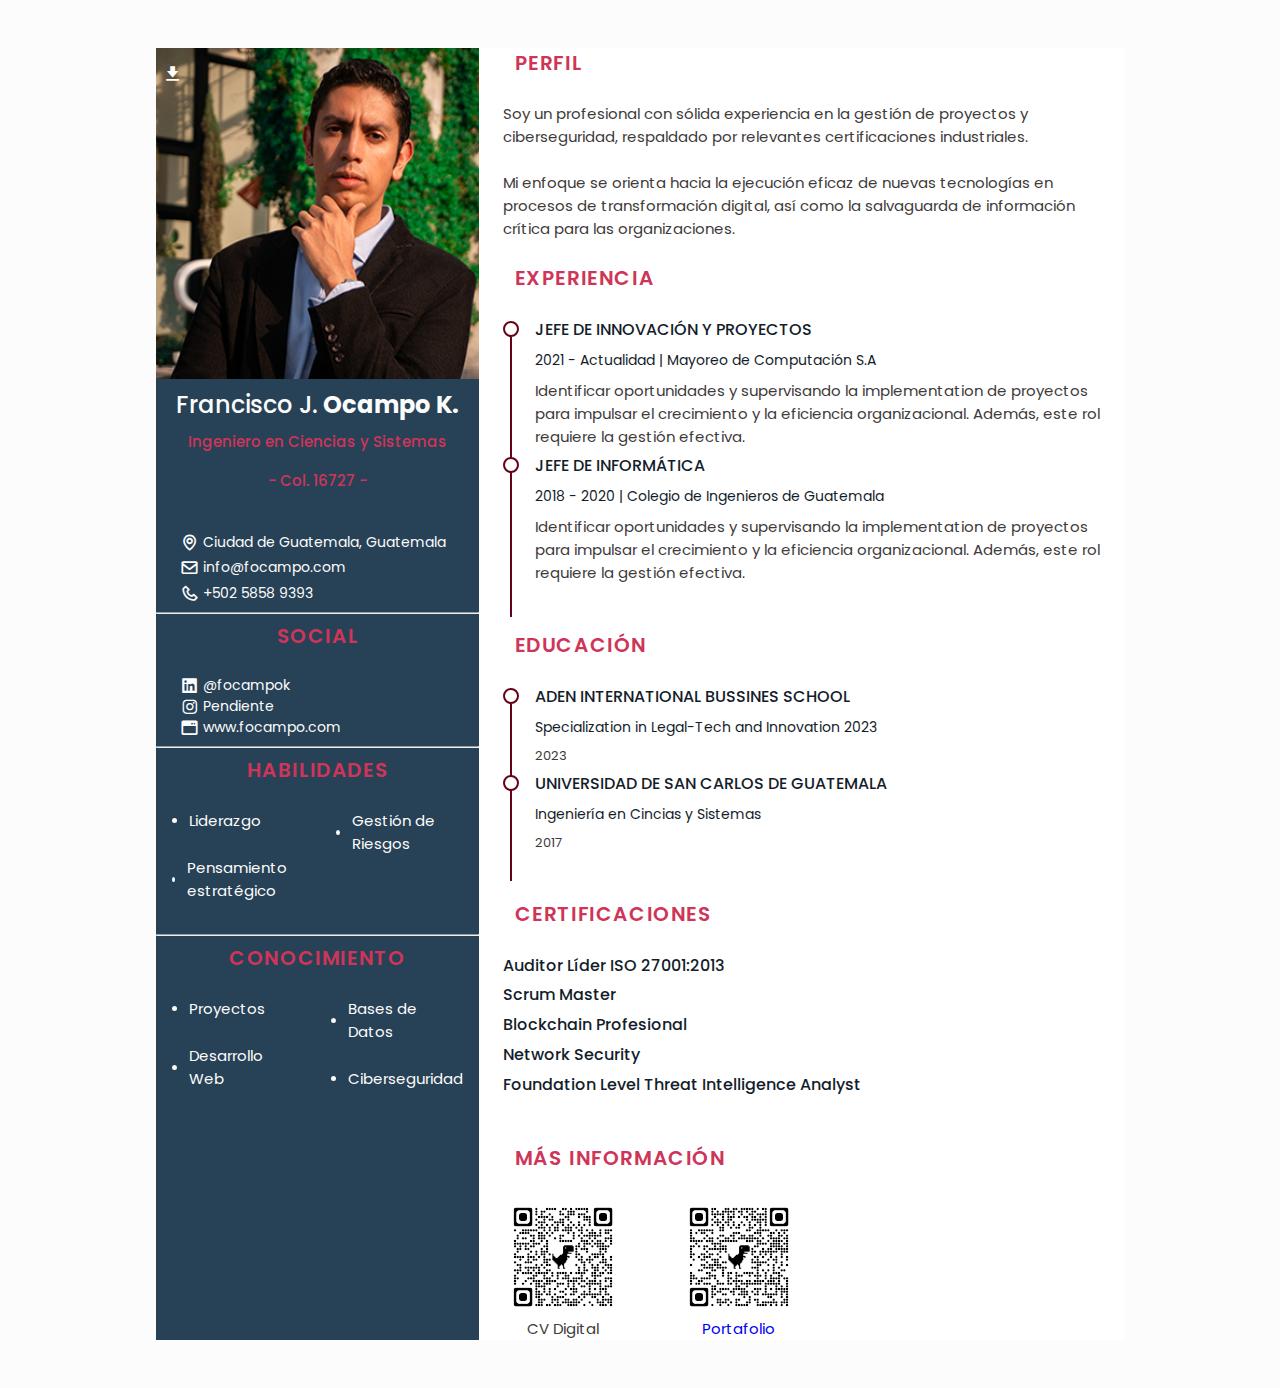
<file: cv/index.html>
<!DOCTYPE html>
<html lang="es">

<head>
    <title>Francisco Ocampo | Curriculum Vitae</title>
    <link href="../../assets/source/Favicon48x48.png" rel="icon">
    <meta charset="UTF-8">
    <meta name="languaje" content="spanish">
    <meta http-equiv="X-UA-Compatible" content="IE=edge">
    <meta name="viewport" content="width=device-width, initial-scale=1.0">
    <meta name="theme-color" content="#fff">
    <meta name="apple-mobile-web-app-status-bar-style" content="black-translucent">

    <!-- Favicons -->
    <link href="../assets/img/favicon.png" rel="icon">
    <link href="../assets/img/favicon.png" rel="apple-touch-icon">


    <!-- Google tag (gtag.js) -->
    <script async src="https://www.googletagmanager.com/gtag/js?id=G-XYTEJLLDEQ"></script>
    <script>
        window.dataLayer = window.dataLayer || [];
        function gtag() { dataLayer.push(arguments); }
        gtag('js', new Date());

        gtag('config', 'G-XYTEJLLDEQ');
    </script>


    <!--========== BOX ICONS ==========-->
    <link rel="stylesheet" href="https://cdn.jsdelivr.net/npm/boxicons@latest/css/boxicons.min.css">
    <link rel="stylesheet" href="https://cdn.jsdelivr.net/npm/bootstrap-icons@1.11.3/font/bootstrap-icons.min.css">

    <!--========== CSS ==========-->
    <link rel="stylesheet" href="assets/css/styles.css">


    <!-- SEO -->
    <meta name="distribution" content="global">
    <meta name="googlebot" content="index, follow, all">
    <meta name="audience" content="all">
    <meta name="robots" content="index, follow, all" />
    <meta name="revisit-after" content="07 days">
    <meta name="category" content="Informática">
    <meta itemprop="telephone" content="+50233940537">
    <meta name="generator" content="https://www.focampo.com/">
    <meta name="sitedomain" content="https://www.focampo.com/">
    <meta name="organization" content="Oscar León">

    <!-- Longitud de 150 a 160 caracteres -->
    <meta name="description" content="Conoce toda mi trayectoria profesional desde mi Curriculum Vitae" />
    <meta property="og:url" content="https://www.focampo.com/" />
    <meta property="og:type" content="website" />
    <meta property="og:site_name" content="Oscar León | Programador Web" />
    <meta property="og:description" content="Conoce toda mi trayectoria profesional desde mi Curriculum Vitae" />
    <meta property="og:title" content="Oscar León | Programador Web" />
    <meta property="og:image" content="https://focampo.com/assets/source/img/about-img.png" />
    <meta property="og:locale" content="es_ES" />

    <!-- Nuevas -->
    <meta name="designer" content="https://www.focampo.com/">
</head>

<body>
    <!--========== HEADER ==========-->
    <header class="l-header" id="header">
        <nav class="nav bd-container">
            <a href="#" class="nav_logo">Francisco J. Ocampo K.</a>

            <div class="nav_menu" id="nav-menu">
                <ul class="nav_list">
                    <li class="nav_item">
                        <a href="#home" class="nav_link active-link">
                            <i class="bi bi-house-fill nav_icon"></i>Inicio
                        </a>
                    </li>

                    <li class="nav_item">
                        <a href="#profile" class="nav_link">
                            <i class="bi bi-person-circle nav_icon"></i>Perfil
                        </a>
                    </li>

                    <li class="nav_item">
                        <a href="#education" class="nav_link">
                            <i class="bx bx-book nav_icon"></i>Educación
                        </a>
                    </li>

                    <li class="nav_item">
                        <a href="#skills" class="nav_link">
                            <i class="bx bx-receipt nav_icon"></i>Habilidades
                        </a>
                    </li>

                    <li class="nav_item">
                        <a href="#experience" class="nav_link">
                            <i class="bx bx-briefcase-alt nav_icon"></i>Experiecia
                        </a>
                    </li>

                    <li class="nav_item">
                        <a href="#certificates" class="nav_link">
                            <i class="bx bx-award nav_icon"></i>Certificados
                        </a>
                    </li>


                    <li class="nav_item">
                        <a href="#references" class="nav_link">
                            <i class="bx bx-link-external nav_icon"></i>Referencias
                        </a>
                    </li>
                </ul>
            </div>

            <div class="nav_toggle" id="nav-toggle">
                <i class="bx bx-grid-alt"></i>
            </div>
        </nav>
    </header>

    <main class="l-main bd-container">
        <!-- All elements within this div, is generated in PDF -->
        <div class="resume" id="area-cv">
            <div class="resume_left">
                <!--========== HOME ==========-->
                <section class="home" id="home">
                    <div class="home_container section bd-grid">
                        <div class="home_data bd-grid">
                            <img src="assets/img/perfil2.png" alt="Fotografía Francisco Ocampo" class="home_img">
                            <!-- Theme change button -->
                            <i class="bx bx-moon change-theme" title="Tema" id="theme-button"></i>

                            <!-- Button to generate and download the pdf. Available for desktop. -->
                            <!-- <i class="bx bxs-download generate-pdf" title="Descargar PDF" id="resume-button"></i> -->
                            <!-- <i class="bx bxs-download generate-pdf"> <a download=""
                                    href="assets/pdf/FOcampo-cv.pdf"></a></i> -->
                            <a download="" href="assets/pdf/FOcampo-cv.pdf" class="bx bxs-download generate-pdf"><i
                                    class="generate-pdf"></i></a>

                            <h1 class="home_title">Francisco J. <b>Ocampo K.</b></h1>
                            <h3 class="home_profession">Ingeniero en Ciencias y Sistemas</h3>
                            <h3 class="home_profession">- Col. 16727 -</h3>


                            <div>
                                <a download="" href="assets/pdf/FOcampo-cv.pdf" class="home_button-movil">Descargar
                                    CV</a>
                            </div>
                        </div>

                        <div class="home_address bd-grid">
                            <span class="home_information">
                                <i class="bx bx-map home_icon"></i> Ciudad de Guatemala, Guatemala
                            </span>

                            <span class="home_information">
                                <i class="bx bx-envelope home_icon"></i> info@focampo.com
                            </span>

                            <span class="home_information">
                                <i class="bx bx-phone home_icon"></i> +502 5858 9393
                            </span>

                            <!-- <span class="home_information">
                                <i class='bx bx-credit-card-front home_icon'></i> DPI: 2385 41118 1904
                            </span> -->


                            <!-- <span class="home_information">
                                <i class='bx bx-check-shield home_icon'></i> NIT: 62872036
                            </span> -->


                            <!-- <span class="home_information">
                                <i class='bx bx-car home_icon'></i> Licencia Tipo B
                            </span> -->
                            <!-- 
                            <span class="home_information">
                                <i class='bx bx-user home_icon'></i> Estado civil: Soltero
                            </span> -->

                            <!-- <span class="home_information">
                                <i class='bx bx-party home_icon'></i> 27/02/1990 - 33 años
                            </span> -->

                        </div>
                    </div>



                </section>
                <hr>
                <!--========== SOCIAL ==========-->
                <section class="social section">
                    <h2 class="section-title-2">Social</h2>

                    <div class="social_container bdgrid">
                        <a href="https://www.linkedin.com/in/oscarleonapp/" target="_blank" class="social_link">
                            <i class="bx bxl-linkedin-square social_icon"></i> @focampok
                        </a>

                        <a href="https://www.facebook.com/oscarleonapp/" target="_blank" class="social_link">
                            <i class="bx bxl-instagram social_icon"></i>Pendiente
                        </a>

                        <a href="https://www,focampo.com/" target="_blank" class="social_link">
                            <i class="bx bxs-window-alt social_icon"></i>www.focampo.com
                        </a>

                    </div>
                </section>

                <!--========== PROFILE ==========-->
                <!-- <section class="profile section" id="profile">
                    <h2 class="section-title">Perfil</h2>

                    <p class="profile_description">
                        Soy un profesional con sólida experiencia en la gestión de proyectos y ciberseguridad,
                        respaldado por
                        relevantes certificaciones industriales.
                    </p>
                    <br>
                    <p class="profile_description">
                        Mi enfoque se orienta hacia la ejecución eficaz de nuevas tecnologías en procesos de
                        transformación
                        digital,
                        así como la salvaguarda de información
                        crítica para las organizaciones.
                    </p>
                </section> -->

                <!--========== EDUCATION ==========-->
                <!-- <section class="education section" id="education">
                    <h2 class="section-title">Educación</h2>

                    <div class="education_container bd-grid">

                        <div class="education_content">
                            <div class="education_time">
                                <span class="education_rounder"></span>
                                <span class="education_line"></span>
                            </div>

                            <div class="education_data bd-grid">
                                <h3 class="education_title">ADEN INTERNATIONAL BUSSINES SCHOOL</h3>
                                <span class="education_studies">Specialization in Legal-Tech and Innovation 2023</span>
                                <span class="education_year">2023</span>
                            </div>
                        </div>

                        <div class="education_content">
                            <div class="education_time">
                                <span class="education_rounder"></span>
                                <span class="education_line"></span>
                            </div>

                            <div class="education_data bd-grid">
                                <h3 class="education_title">UNIVERSIDAD DE SAN CARLOS DE GUATEMALA</h3>
                                <span class="education_studies">Ingeniería en Cincias y Sistemas</span>
                                <span class="education_year">2017</span>
                            </div>
                        </div>


                    </div>
                </section> -->

                <hr>
                <!--========== SKILLS  ==========-->
                <section class="skills section" id="skills">
                    <h2 class="section-title-2">Habilidades</h2>

                    <div class="skills_content bd-grid">
                        <ul class="skills_data">

                            <li class="skills_name">
                                <span class="skills_circle"></span>Liderazgo
                            </li>

                            <li class="skills_name">
                                <span class="skills_circle"></span>Pensamiento estratégico
                            </li>

                        </ul>

                        <ul class="skills_data">

                            <li class="skills_name">
                                <span class="skills_circle"></span>Gestión de Riesgos
                            </li>

                        </ul>
                    </div>
                </section>

                <hr>
                <!--========== SKILLS  ==========-->
                <section class="skills section" id="skills">
                    <h2 class="section-title-2">Conocimiento</h2>

                    <div class="skills_content bd-grid">
                        <ul class="skills_data">
                            <li class="skills_name">
                                <span class="skills_circle"></span>Proyectos
                            </li>

                            <li class="skills_name">
                                <span class="skills_circle"></span>Desarrollo Web
                            </li>

                        </ul>

                        <ul class="skills_data">
                            <li class="skills_name">
                                <span class="skills_circle"></span>Bases de Datos
                            </li>

                            <li class="skills_name">
                                <span class="skills_circle"></span>Ciberseguridad
                            </li>

                        </ul>


                    </div>
                </section>

            </div>

            <div class="resume_right">
                <!--========== PROFILE ==========-->
                <section class="profile section" id="profile">
                    <h2 class="section-title">Perfil</h2>

                    <p class="profile_description">
                        Soy un profesional con sólida experiencia en la gestión de proyectos y ciberseguridad,
                        respaldado por
                        relevantes certificaciones industriales.
                    </p>
                    <br>
                    <p class="profile_description">
                        Mi enfoque se orienta hacia la ejecución eficaz de nuevas tecnologías en procesos de
                        transformación
                        digital,
                        así como la salvaguarda de información
                        crítica para las organizaciones.
                    </p>
                </section>
                <br>

                <!--========== EXPERIENCE ==========-->
                <section class="experience section" id="experience">
                    <h2 class="section-title">Experiencia</h2>


                    <div class="experience_container bd-grid">

                        <div class="experience_content">
                            <div class="experience_time">
                                <span class="experience_rounder"></span>
                                <span class="experience_line"></span>
                            </div>

                            <div class="experience_data bd-grid">
                                <h3 class="experience_title">JEFE DE INNOVACIÓN Y PROYECTOS
                                </h3>
                                <span class="experience_company">2021 - Actualidad | Mayoreo de Computación S.A </span>
                                <!-- <p class="experience_description">JEFE INMEDIATO: </p> -->
                                <!-- <p class="experience_description">CONTACTO: +502 </p> -->
                                <p class="experience_description">
                                    Identificar oportunidades y supervisando la implementation de proyectos para
                                    impulsar el crecimiento
                                    y la eficiencia organizacional. Además, este rol requiere la gestión efectiva.
                                </p>
                            </div>

                        </div>

                        <div class="experience_content">
                            <div class="experience_time">
                                <span class="experience_rounder"></span>
                                <span class="experience_line"></span>
                            </div>

                            <div class="experience_data bd-grid">
                                <h3 class="experience_title">JEFE DE INFORMÁTICA
                                </h3>
                                <span class="experience_company">2018 - 2020 | Colegio de Ingenieros de Guatemala
                                </span>
                                <!-- <p class="experience_description">JEFE INMEDIATO: </p> -->
                                <!-- <p class="experience_description">CONTACTO: +502 </p> -->
                                <p class="experience_description">
                                    Identificar oportunidades y supervisando la implementation de proyectos para
                                    impulsar el crecimiento
                                    y la eficiencia organizacional. Además, este rol requiere la gestión efectiva.
                                </p>
                            </div>
                        </div>

                    </div>

                </section>

                <!--========== REFERENCES ==========-->
                <!-- <section class="references section" id="references">
                    <h2 class="section-title">Referencias Personales</h2>

                    <div class="references_container bd-grid">
                        <div class="references_content bd-grid">
                            <h3 class="references_title">Lic. </h3>
                            <span class="references_subtitle">Cargo</span>
                            <ul class="references_contact">
                                <li>Contacto: +502 </li>
                                <li>email: </li>
                            </ul>
                        </div>

                    </div>
                </section> -->
                <br><br>

                <!--========== EDUCATION ==========-->
                <section class="education section" id="education">
                    <h2 class="section-title">Educación</h2>

                    <div class="education_container bd-grid">

                        <div class="education_content">
                            <div class="education_time">
                                <span class="education_rounder"></span>
                                <span class="education_line"></span>
                            </div>

                            <div class="education_data bd-grid">
                                <h3 class="education_title">ADEN INTERNATIONAL BUSSINES SCHOOL</h3>
                                <span class="education_studies">Specialization in Legal-Tech and Innovation 2023</span>
                                <span class="education_year">2023</span>
                            </div>
                        </div>

                        <div class="education_content">
                            <div class="education_time">
                                <span class="education_rounder"></span>
                                <span class="education_line"></span>
                            </div>

                            <div class="education_data bd-grid">
                                <h3 class="education_title">UNIVERSIDAD DE SAN CARLOS DE GUATEMALA</h3>
                                <span class="education_studies">Ingeniería en Cincias y Sistemas</span>
                                <span class="education_year">2017</span>
                            </div>
                        </div>


                    </div>
                </section>
                <br><br>

                <!--========== CERTIFICATES ==========-->
                <section class="certificate section" id="certificates">
                    <h2 class="section-title">Certificaciones</h2>

                    <div class="certificate_container bd-grid">
                        <div class="certificate_content">
                            <h3 class="certificate_title">Auditor Líder ISO 27001:2013</h3>
                            <!-- <p class="certificate_description">Entidad</p> -->
                        </div>

                        <div class="certificate_container bd-grid">
                            <div class="certificate_content">
                                <h3 class="certificate_title">Scrum Master</h3>
                                <!-- <p class="certificate_description">Entidad</p> -->
                            </div>

                            <div class="certificate_container bd-grid">
                                <div class="certificate_content">
                                    <h3 class="certificate_title">Blockchain Profesional</h3>
                                    <!-- <p class="certificate_description">Entidad</p> -->
                                </div>

                                <div class="certificate_container bd-grid">
                                    <div class="certificate_content">
                                        <h3 class="certificate_title">Network Security</h3>
                                        <!-- <p class="certificate_description">Entidad</p> -->
                                    </div>

                                    <div class="certificate_container bd-grid">
                                        <div class="certificate_content">
                                            <h3 class="certificate_title">Foundation Level Threat Intelligence Analyst
                                            </h3>
                                            <!-- <p class="certificate_description">Entidad</p> -->
                                        </div>

                </section>
                <br><br>

                <!--========== INTERESTS ==========-->
                <section class="interests section">
                    <h2 class="section-title">Más información</h2>

                    <div class="interests_container bd-grid">
                        <div class="interests_content">
                            <img src="../assets/img/qr/cv.png" alt="" class="qr-img">
                            <!-- <i class="bx bx-headphone interests_icon"></i> -->
                            <span class="interests_name">CV Digital</span>
                        </div>

                        <div class="interests_content">
                            <img src="../assets/img/qr/portafolio.png" alt="" class="qr-img">
                            <!-- <i class="bx bxs-plane-alt interests_icon"></i> -->
                            <span class="interests_name"><a href="../index.html">Portafolio</a></span>
                        </div>
                        <!-- 
                        <div class="interests_content">
                            <i class="bx bx-book interests_icon"></i>
                            <span class="interests_name">Leer</span>
                        </div> -->
                    </div>
                </section>


                <!--========== LANGUAGES ==========-->
                <!-- <section class="languages section">
                    <h2 class="section-title">Idiomas</h2>

                    <div class="languages_container">
                        <ul class="languages_content bd-grid">
                            <li class="languages_name">
                                <span class="languages_circle"></span>Español
                            </li>

                            <li class="languages_name">
                                <span class="languages_circle"></span>Ingles
                            </li>
                        </ul>
                    </div>
                </section> -->


            </div>
        </div>
    </main>

    <!--========== SCROLL TOP ==========-->
    <a href="#" class="scrolltop" id="scroll-top">
        <i class="bx bx-up-arrow-alt scrolltop_icon"></i>
    </a>

    <!--========== HTML2PDF ==========-->
    <script src="assets/js/html2pdf.bundle.min.js"></script>

    <!--========== MAIN JS ==========-->
    <script src="assets/js/main.js"></script>
</body>

</html>
</file>
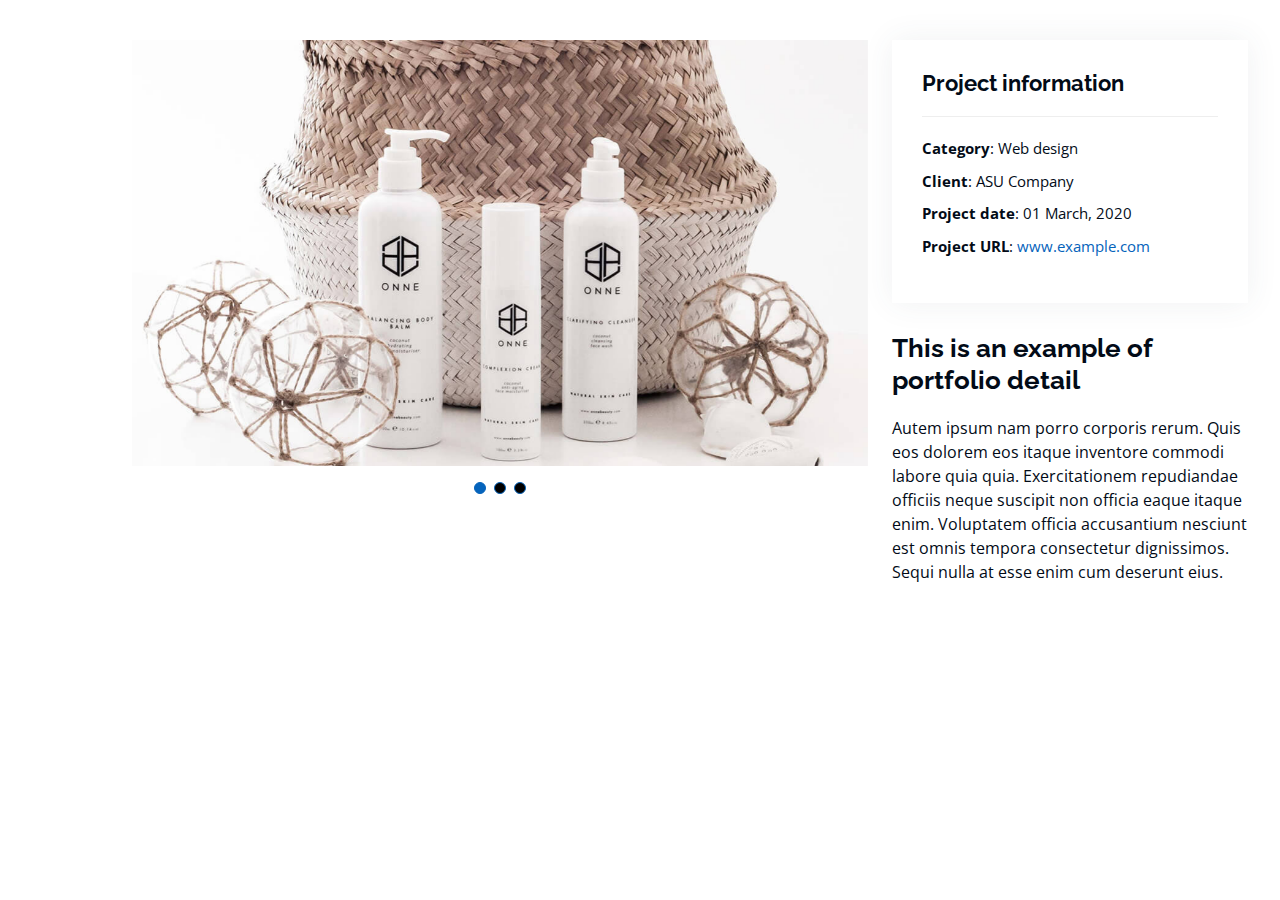
<file: portfolio-details.html>
<!DOCTYPE html>
<html lang="en">

<head>
  <meta charset="utf-8">
  <meta content="width=device-width, initial-scale=1.0" name="viewport">

  <title>Portfolio Details - Personal Bootstrap Template</title>
  <meta content="" name="description">
  <meta content="" name="keywords">

  <!-- Favicons -->
  <link href="assets/img/favicon.png" rel="icon">
  <link href="assets/img/apple-touch-icon.png" rel="apple-touch-icon">

  <!-- Google Fonts -->
  <link href="https://fonts.googleapis.com/css?family=Open+Sans:300,300i,400,400i,600,600i,700,700i|Raleway:300,300i,400,400i,500,500i,600,600i,700,700i|Poppins:300,300i,400,400i,500,500i,600,600i,700,700i" rel="stylesheet">

  <!-- Vendor CSS Files -->
  <link href="assets/vendor/aos/aos.css" rel="stylesheet">
  <link href="assets/vendor/bootstrap/css/bootstrap.min.css" rel="stylesheet">
  <link href="assets/vendor/bootstrap-icons/bootstrap-icons.css" rel="stylesheet">
  <link href="assets/vendor/boxicons/css/boxicons.min.css" rel="stylesheet">
  <link href="assets/vendor/glightbox/css/glightbox.min.css" rel="stylesheet">
  <link href="assets/vendor/swiper/swiper-bundle.min.css" rel="stylesheet">

  <!-- Template Main CSS File -->
  <link href="assets/css/style.css" rel="stylesheet">

  <!-- =======================================================
  * Template Name: MyResume
  * Updated: Nov 17 2023 with Bootstrap v5.3.2
  * Template URL: https://bootstrapmade.com/free-html-bootstrap-template-my-resume/
  * Author: BootstrapMade.com
  * License: https://bootstrapmade.com/license/
  ======================================================== -->
</head>

<body>

  <main id="main">

    <!-- ======= Portfolio Details Section ======= -->
    <section id="portfolio-details" class="portfolio-details">
      <div class="container">

        <div class="row gy-4">

          <div class="col-lg-8">
            <div class="portfolio-details-slider swiper">
              <div class="swiper-wrapper align-items-center">

                <div class="swiper-slide">
                  <img src="assets/img/portfolio/portfolio-details-1.jpg" alt="">
                </div>

                <div class="swiper-slide">
                  <img src="assets/img/portfolio/portfolio-details-2.jpg" alt="">
                </div>

                <div class="swiper-slide">
                  <img src="assets/img/portfolio/portfolio-details-3.jpg" alt="">
                </div>

              </div>
              <div class="swiper-pagination"></div>
            </div>
          </div>

          <div class="col-lg-4">
            <div class="portfolio-info">
              <h3>Project information</h3>
              <ul>
                <li><strong>Category</strong>: Web design</li>
                <li><strong>Client</strong>: ASU Company</li>
                <li><strong>Project date</strong>: 01 March, 2020</li>
                <li><strong>Project URL</strong>: <a href="#">www.example.com</a></li>
              </ul>
            </div>
            <div class="portfolio-description">
              <h2>This is an example of portfolio detail</h2>
              <p>
                Autem ipsum nam porro corporis rerum. Quis eos dolorem eos itaque inventore commodi labore quia quia. Exercitationem repudiandae officiis neque suscipit non officia eaque itaque enim. Voluptatem officia accusantium nesciunt est omnis tempora consectetur dignissimos. Sequi nulla at esse enim cum deserunt eius.
              </p>
            </div>
          </div>

        </div>

      </div>
    </section><!-- End Portfolio Details Section -->

  </main><!-- End #main -->

  <div id="preloader"></div>
  <a href="#" class="back-to-top d-flex align-items-center justify-content-center"><i class="bi bi-arrow-up-short"></i></a>

  <!-- Vendor JS Files -->
  <script src="assets/vendor/purecounter/purecounter_vanilla.js"></script>
  <script src="assets/vendor/aos/aos.js"></script>
  <script src="assets/vendor/bootstrap/js/bootstrap.bundle.min.js"></script>
  <script src="assets/vendor/glightbox/js/glightbox.min.js"></script>
  <script src="assets/vendor/isotope-layout/isotope.pkgd.min.js"></script>
  <script src="assets/vendor/swiper/swiper-bundle.min.js"></script>
  <script src="assets/vendor/typed.js/typed.umd.js"></script>
  <script src="assets/vendor/waypoints/noframework.waypoints.js"></script>
  <script src="assets/vendor/php-email-form/validate.js"></script>

  <!-- Template Main JS File -->
  <script src="assets/js/main.js"></script>

</body>

</html>
</file>
<file: cv/assets/css/styles.css>
/*===== GOOGLE FONTS =====*/
@import url("https://fonts.googleapis.com/css2?family=Poppins:wght@400;500;600&display=swap");

/*===== VARIABLES CSS =====*/
:root {
  --header-height: 3rem;

  /*========== Colors ==========*/
  --title-color: #141d2b;
  --text-color: #403a3a;
  --text-color-light: #707070;
  --container-color: #fafafa;
  --container-color-alt: #f0efef;
  --body-color: #fcfcfc;
  --new-color: #020611;
  --vino-tinto: #ce3559;
  --azul-oscuro: #274156;

  /*========== Font and typography ==========*/
  --body-font: "Poppins", sans-serif;
  --h1-font-size: 1.5rem;
  --h2-font-size: 1.25rem;
  --h3-font-size: 1rem;
  --normal-font-size: 0.938rem;
  --small-font-size: 0.875rem;
  --smaller-font-size: 0.813rem;

  /*========== Font weight ==========*/
  --font-medium: 500;
  --font-semi-bold: 600;

  /*========== Margenes ==========*/
  --mb-1: 0.5rem;
  --mb-2: 1rem;
  --mb-3: 1.5rem;

  /*========== z index ==========*/
  --z-tooltip: 10;
  --z-fixed: 100;
}

/*========== BASE ==========*/
*,
::before,
::after {
  box-sizing: border-box;
}

html {
  scroll-behavior: smooth;
}

/*========== Variables Dark theme ==========*/
body.dark-theme {
  --title-color: #f2f2f2;
  --text-color: #bfbfbf;
  --container-color: #141d2b;
  --container-color-alt: #0a1424;
  --body-color: #f2f2f2;
}

/*========== Button Dark/Light ==========*/
.change-theme {
  width: 100%;
  position: absolute;
  margin-left: 25px;
  /* top: 2.2rem; */
  top: 20rem;
  display: none;
  color: var(--text-color);
  font-size: 1.2rem;
  cursor: pointer;
}

.change-theme:hover {
  color: var(--title-color);
}
/*========== Font size variables to scale cv ==========*/
body.scale-cv {
  --h1-font-size: 0.938rem;
  --h2-font-size: 0.938rem;
  --h3-font-size: 0.875rem;
  --normal-font-size: 0.813rem;
  --small-font-size: 0.75rem;
  --smaller-font-size: 0.688rem;
}

/*========== Generate PDF button ==========*/
.generate-pdf {
  width: 100%;
  display: none;
  position: absolute;
  top: 1rem;
  margin-left: -145px;
  /* right: 10; */
  font-size: 1.2rem;
  color: var(--body-color);
  cursor: pointer;
}

.generate-pdf:hover {
  color: var(--body-color);
}

/*========== Classes modified to reduce size and print on A4 sheet ==========*/
.scale-cv .change-theme,
.scale-cv .generate-pdf {
  display: none;
}

.scale-cv .bd-container {
  max-width: 595px;
}

.scale-cv .section {
  padding: 1.5rem 0 0.8rem;
}

.scale-cv .section-title {
  margin-bottom: 0.75rem;
}
cial_container .scale-cv .resume_left,
.scale-cv .resume_right {
  padding: 0 1rem;
}

.scale-cv .home_img {
  width: 90%;
  height: 90%;
}

.scale-cv .home_container {
  gap: 1.5rem;
}

.scale-cv .home_data {
  gap: 0.25rem;
}

.scale-cv .home_address,
.scale-cv .social_container {
  gap: 0.75rem;
}

.scale-cv .home_icon,
.scale-cv .social_icon,
.scale-cv .interests_icon {
  font-size: 1rem;
}

.scale-cv .education_container,
.scale-cv .experience_container,
.scale-cv .certificate_container {
  gap: 0.54rem;
}

.scale-cv .education_time,
.scale-cv .experience_time {
  padding-right: 0.5rem;
}

.scale-cv .education_rounder,
.scale-cv .experience_rounder {
  width: 11px;
  height: 11px;
  margin-top: 0.22rem;
}

.scale-cv .education_line,
.scale-cv .experience_line {
  width: 1px;
  height: 110%;
  transform: translate(5px, 0);
}

.scale-cv .education_data,
.scale-cv .experience_data {
  gap: 0.25rem;
}

.scale-cv .skills_name {
  margin-bottom: var(--mb-1);
}

.scale-cv .interests_container {
  column-gap: 2.5rem;
}

body {
  margin: 0 0 var(--header-height) 0;
  padding: 0;
  font-family: var(--body-font);
  font-size: var(--normal-font-size);
  background-color: var(--body-color);
  color: var(--text-color);
}

h1,
h2,
h3,
ul,
p {
  margin: 0;
}

h1,
h2,
h3 {
  color: var(--title-color);
  font-weight: var(--font-medium);
}

ul {
  padding: 0;
  list-style: none;
}

a {
  text-decoration: none;
}

img {
  max-width: 100%;
  height: auto;
}
/*========== CLASS CSS ==========*/
.section {
  padding: 0rem 0;
}

.section-title {
  padding: 0 0.75rem;
  font-size: var(--h2-font-size);
  color: var(--vino-tinto);
  font-weight: var(--font-semi-bold);
  text-transform: uppercase;
  letter-spacing: 0.1rem;
  text-align: center;
  margin-bottom: var(--mb-3);
}

.section-title-2 {
  padding: 0 1.5rem;
  font-size: var(--h2-font-size);
  color: var(--vino-tinto);
  font-weight: var(--font-semi-bold);
  text-transform: uppercase;
  letter-spacing: 0.1rem;
  text-align: center;
  margin-bottom: var(--mb-3);
}
/*========== LAYOUT ==========*/
.bd-container {
  max-width: 968px;
  width: calc(100% - 3rem);
  margin-left: var(--mb-3);
  margin-right: var(--mb-3);
}

.bd-grid {
  display: grid;
  gap: 0.3rem;
}

.l-header {
  width: 100%;
  position: fixed;
  bottom: 0;
  left: 0;
  z-index: var(--z-fixed);
  background-color: var(--body-color);
  box-shadow: 0 -1px 4px rgba(0, 0, 0, 0.1);
  transition: 0.3s;
}
/*========== NAV ==========*/
.nav {
  height: var(--header-height);
  display: flex;
  justify-content: space-between;
  align-items: center;
}

@media screen and (max-width: 968px) {
  .nav_menu {
    position: fixed;
    bottom: -100%; /*var(--header-height)*/
    left: 0;
    width: 100%;
    padding: 2rem 1.5rem;
    background-color: var(--body-color);
    box-shadow: 0 -1px 4px rgba(0, 0, 0, 0.1);
    border-radius: 1rem 1rem 0 0;
    z-index: var(--z-fixed);
    transition: 0.3s;
  }
}

.nav_logo,
.nav_toggle {
  color: var(--title-color);
  font-weight: var(--font-medium);
}

.nav_toggle {
  font-size: 1.2rem;
  cursor: pointer;
}

.nav_item {
  text-align: center;
}

.nav_list {
  display: grid;
  grid-template-columns: repeat(3, 1fr);
  gap: 2rem;
}

.nav_link {
  display: flex;
  flex-direction: column;
  font-size: var(--smaller-font-size);
  color: var(--text-color-light);
  font-weight: var(--font-medium);
}

.nav_link:hover {
  color: var(--title-color);
}

.nav_icon {
  font-size: 1.2rem;
  margin-bottom: var(--mb-1);
}
/* Show menu */
.show-menu {
  bottom: var(--header-height);
}

/* Active menu link */
.active-link {
  color: var(--title-color);
}

/*========== HOME ==========*/
.home {
  position: relative;
}

.home_container {
  gap: 3rem;
}

.home_data {
  gap: 0.5rem;
  text-align: center;
}

.home_img {
  width: 100%;
  height: 100%;
  /* border-radius: 3%; */
  justify-self: center;
  margin-bottom: var(--mb-1);
  /* border-color: 1px #f2f2f2; */
}

.home_title {
  font-size: var(--h1-font-size);
  color: var(--body-color);
}

.home_profession {
  font-size: var(--normal-font-size);
  margin-bottom: var(--mb-1);
  color: var(--vino-tinto);
}

.home_address {
  /* gap: 1rem; */
  color: var(--title-color);
  padding: 0 1.5rem;
}

.home_information {
  display: flex;
  align-items: center;
  font-size: var(--small-font-size);
}

.home_icon {
  font-size: 1.2rem;
  margin-right: 0.25rem;
}

.home_button-movil {
  display: inline-block;
  border: 2px solid var(--text-color);
  color: var(--text-color);
  padding: 1rem 2rem;
  border-radius: 0.25rem;
  transition: 0.3s;
  font-weight: var(--font-medium);
  margin-top: var(--mb-3);
}

.home_button-movil:hover {
  background-color: var(--text-color);
  color: var(--container-color);
}

/*========== SOCIAL ==========*/
.social_container {
  padding: 0 1.5rem;
  display: grid;
  grid-template-columns: max-content;
  /* gap: 1rem; */
}

.social_link {
  display: inline-flex;
  align-items: center;
  font-size: var(--small-font-size);
  color: var(--title-color);
}

.social_link:hover {
  color: var(--vino-tinto);
}

.social_icon {
  font-size: 1.2rem;
  margin-right: 0.25rem;
}

/*========== PROFILE ==========*/
.profile_description {
  text-align: justify;
}

/*========== EDUCATION AND EXPERIENCE ==========*/
.education_content,
.experience_content {
  display: flex;
}

.education_time,
.experience_time {
  padding-right: 1rem;
}

.education_rounder,
.experience_rounder {
  position: relative;
  display: block;
  width: 16px;
  height: 16px;
  background-color: #ffffff;
  border-width: 2px;
  border-style: solid;
  border-color: #650219;
  border-radius: 50%;
  margin-top: 0.25rem;
}

.education_line,
.experience_line {
  display: block;
  width: 2px;
  height: 110%;
  background-color: #650219;
  transform: translate(7px, 0);
}

.education_data,
.experience_data {
  gap: 0.5rem;
}

.education_title,
.experience_title {
  font-size: var(--h3-font-size);
}

.education_studies,
.experience_company {
  font-size: var(--small-font-size);
  color: var(--title-color);
}

.education_year {
  font-size: var(--smaller-font-size);
}
/*========== SKILLS AND LANGUAGES ==========*/
.skills_content,
.languages_content {
  grid-template-columns: repeat(2, 1fr);
}

.languages_content {
  gap: 0;
}

.skills_name,
.languages_name {
  padding: 0 1rem;
  display: flex;
  color: var(--title-color);
  align-items: center;
  margin-bottom: var(--mb-3);
}

.skills_circle,
.languages_circle {
  display: inline-block;
  width: 5px;
  height: 5px;
  background-color: var(--body-color);
  border-radius: 50%;
  margin-right: 0.75rem;
}

/*========== CERTIFICATES ==========*/
.certificate_title {
  font-size: var(--h3-font-size);
  /* margin-bottom: var(--mb-1); */
}

/*========== REFERENCES ==========*/
.references_content {
  gap: 0.25rem;
}

.references_subtitle {
  color: var(--text-color-light);
}

.references_subtitle,
.references_contact {
  font-size: var(--smaller-font-size);
}

.references_title {
  font-size: var(--h3-font-size);
}
/*========== INTERESTS ==========*/
.interests_container {
  grid-template-columns: repeat(3, 1fr);
  margin-top: var(--mb-2);
}

.interests_content {
  display: flex;
  flex-direction: column;
  align-items: center;
}

.interests_icon {
  font-size: 1.5rem;
  color: var(--text-color-light);
  margin-bottom: 0.25rem;
}

/* QR Section */
.qr-img {
  width: 120px;
}

/* Scroll top */
.scrolltop {
  position: fixed;
  right: 1rem;
  bottom: -20%;
  display: flex;
  justify-content: center;
  align-items: center;
  padding: 0.3rem;
  background-color: var(--container-color-alt);
  border-radius: 0.4rem;
  z-index: var(--z-tooltip);
  transition: 0.4s;
  visibility: hidden;
}

.scrolltop_icon {
  font-size: 1.2rem;
  color: var(--text-color);
}

.show-scroll {
  visibility: visible;
  bottom: 5rem;
}

/*========== MEDIA QUERIES ==========*/
/* For small devices, menu two columns */
@media screen and (max-width: 320px) {
  .nav_list {
    grid-template-columns: repeat(2, 1fr);
    gap: 1rem 0.5rem;
  }
}

/* Classes modified for large screen size */
@media screen and (min-width: 968px) {
  body {
    margin: 3rem 0;
  }

  .bd-container {
    margin-left: auto;
    margin-right: auto;
  }

  .l-header,
  .scrolltop {
    display: none;
  }
  /* Cambiar el color del margen del CV */
  .resume {
    display: grid;
    grid-template-columns: 0.5fr 1fr;
    background-color: #ffffff;
    /* box-shadow: 0 0 8px rgba(13, 12, 12, 0.15); */
  }

  .resume_left {
    background-color: var(--azul-oscuro);
  }

  .resume_right {
    padding: 0 1.5rem;
  }

  .resume_left {
    padding: 0 0rem;
  }

  .generate-pdf {
    display: inline-block;
  }

  .section-title,
  .profile_description {
    text-align: initial;
  }

  .home_container {
    gap: 1.5rem;
  }

  .home_button-movil {
    display: none;
  }

  .references_container {
    grid-template-columns: repeat(2, 1fr);
  }

  .languages_content {
    grid-template-columns: repeat(3, max-content);
    column-gap: 3.5rem;
  }

  .interests_container {
    grid-template-columns: repeat(4, max-content);
    column-gap: 3.5rem;
  }

  .skills_name,
  .social_link,
  .home_address {
    color: var(--body-color);
  }
}
</file>
<file: assets/css/style.css>
/**
* Template Name: MyResume
* Updated: Nov 17 2023 with Bootstrap v5.3.2
* Template URL: https://bootstrapmade.com/free-html-bootstrap-template-my-resume/
* Author: BootstrapMade.com
* License: https://bootstrapmade.com/license/
*/

:root {
  --color-principal: #020b17;
  --color-secundario: #650219;
  --color-secundario-hover: #4a0213;
  --azul-oscuro: #274156;
  --verde-cta: #a3c6c4;
  --white: #ffffff;
  --black: #000000;
  --gris-claro: #e6e9ec;

  /*========== Colors ==========*/
  --title-color: #141d2b;
  --text-color: #403a3a;
  --text-color-light: #707070;
  --container-color: #fafafa;
  --container-color-alt: #f0efef;
  --body-color: #fcfcfc;
  --new-color: #020611;
  --vino-tinto: #56070c;
}

/*--------------------------------------------------------------
# General
--------------------------------------------------------------*/
body {
  font-family: "Open Sans", sans-serif;
  color: var(--color-principal);
}

a {
  color: #0563bb;
  text-decoration: none;
}

a:hover {
  color: #067ded;
  text-decoration: none;
}

h1,
h2,
h3,
h4,
h5,
h6 {
  font-family: "Raleway", sans-serif;
}

/*--------------------------------------------------------------
# Back to top button
--------------------------------------------------------------*/
.back-to-top {
  position: fixed;
  visibility: hidden;
  opacity: 0;
  right: 15px;
  bottom: 15px;
  z-index: 996;
  background: var(--color-secundario);
  width: 40px;
  height: 40px;
  border-radius: 50px;
  transition: all 0.4s;
}

.back-to-top i {
  font-size: 22px;
  color: var(--white);
  line-height: 0;
}

.back-to-top:hover {
  background: var(--azul-oscuro);
  color: var(--vino-tinto);
}

.back-to-top.active {
  visibility: visible;
  opacity: 1;
}

/*--------------------------------------------------------------
# Preloader
--------------------------------------------------------------*/
#preloader {
  position: fixed;
  top: 0;
  left: 0;
  right: 0;
  bottom: 0;
  z-index: 9999;
  overflow: hidden;
  background: var(--white);
}

#preloader:before {
  content: "";
  position: fixed;
  top: calc(50% - 30px);
  left: calc(50% - 30px);
  border: 6px solid #0563bb;
  border-top-color: var(white);
  border-bottom-color: var(white);
  border-radius: 50%;
  width: 60px;
  height: 60px;
  animation: animate-preloader 1s linear infinite;
}

@keyframes animate-preloader {
  0% {
    transform: rotate(0deg);
  }

  100% {
    transform: rotate(360deg);
  }
}

/*--------------------------------------------------------------
# Disable aos animation delay on mobile devices
--------------------------------------------------------------*/
@media screen and (max-width: 768px) {
  [data-aos-delay] {
    transition-delay: 0 !important;
  }
}

/*--------------------------------------------------------------
# Header
--------------------------------------------------------------*/
#header {
  position: fixed;
  top: 0;
  left: 0;
  bottom: 0;
  z-index: 9997;
  transition: all 0.5s;
  padding: 15px;
  overflow-y: auto;
}

@media (max-width: 991px) {
  #header {
    width: 300px;
    background: var(white);
    border-right: 1px solid #e6e9ec;
    left: -300px;
  }
}

@media (min-width: 991px) {
  #main {
    margin-left: 100px;
  }
}

/*--------------------------------------------------------------
# Navigation Menu
--------------------------------------------------------------*/
/**
* Desktop Navigation 
*/
.nav-menu {
  padding: 0;
  display: block;
}

.nav-menu * {
  margin: 0;
  padding: 0;
  list-style: none;
}

.nav-menu > ul > li {
  position: relative;
  white-space: nowrap;
}

.nav-menu a,
.nav-menu a:focus {
  display: flex;
  align-items: center;
  color: var(--vino-tinto);
  padding: 10px 18px;
  margin-bottom: 8px;
  transition: 0.3s;
  font-size: 15px;
  border-radius: 50px;
  background: var(--gris-claro);
  height: 56px;
  width: 100%;
  overflow: hidden;
  transition: 0.3s;
}

.nav-menu a i,
.nav-menu a:focus i {
  font-size: 20px;
}

.nav-menu a span,
.nav-menu a:focus span {
  padding: 0 5px 0 7px;
  color: #45505b;
}

@media (min-width: 992px) {
  .nav-menu a,
  .nav-menu a:focus {
    width: 56px;
  }

  .nav-menu a span,
  .nav-menu a:focus span {
    display: none;
    color: var(--white);
  }
}

.nav-menu a:hover,
.nav-menu .active,
.nav-menu .active:focus,
.nav-menu li:hover > a {
  color: var(--white);
  background: var(--azul-oscuro);
}

.nav-menu a:hover span,
.nav-menu .active span,
.nav-menu .active:focus span,
.nav-menu li:hover > a span {
  color: var(white);
}

.nav-menu a:hover,
.nav-menu li:hover > a {
  width: 100%;
  color: var(white);
}

.nav-menu a:hover span,
.nav-menu li:hover > a span {
  display: block;
}

/**
* Mobile Navigation 
*/
.mobile-nav-toggle {
  position: fixed;
  right: 10px;
  top: 10px;
  z-index: 9998;
  border: 0;
  background: none;
  font-size: 28px;
  transition: all 0.4s;
  outline: none !important;
  line-height: 0;
  cursor: pointer;
  border-radius: 50px;
  padding: 5px;
}

.mobile-nav-toggle i {
  color: #45505b;
}

.mobile-nav-active {
  overflow: hidden;
}

.mobile-nav-active #header {
  left: 0;
}

.mobile-nav-active .mobile-nav-toggle {
  color: var(white);
  background-color: #0563bb;
}

/*--------------------------------------------------------------
# Hero Section
--------------------------------------------------------------*/
#hero {
  width: 100%;
  height: 100vh;
  background: url("../img/hero-bg.jpg") top right no-repeat;
  background-size: cover;
  position: relative;
}

@media (min-width: 992px) {
  #hero {
    padding-left: 160px;
  }
}

#hero:before {
  content: "";
  background: rgba(255, 255, 255, 0.3);
  position: absolute;
  bottom: 0;
  top: 0;
  left: 0;
  right: 0;
}

#hero h1 {
  margin: 0;
  font-size: 64px;
  font-weight: 700;
  line-height: 56px;
  color: var(--azul-oscuro);
}

#hero p {
  color: var(--azul-oscuro);
  margin: 15px 0 0 0;
  font-size: 26px;
  font-family: "Poppins", sans-serif;
}

#hero p span {
  color: var(--verde-cta);
  letter-spacing: 1px;
}

#hero .social-links {
  margin-top: 30px;
}

#hero .social-links a {
  font-size: 24px;
  display: inline-block;
  color: var(--color-secundario);
  line-height: 1;
  margin-right: 20px;
  transition: 0.3s;
}

#hero .social-links a:hover {
  color: var(--color-secundario-hover);
}

@media (max-width: 992px) {
  #hero {
    text-align: center;
  }

  #hero h1 {
    font-size: 32px;
    line-height: 36px;
  }

  #hero p {
    margin-top: 10px;
    font-size: 20px;
    line-height: 24px;
  }
}

/*--------------------------------------------------------------
# Sections General
--------------------------------------------------------------*/
section {
  padding: 60px 0;
  overflow: hidden;
}

.section-title {
  text-align: center;
  padding-bottom: 30px;
}

.section-title h2 {
  font-size: 32px;
  font-weight: bold;
  text-transform: uppercase;
  margin-bottom: 20px;
  padding-bottom: 20px;
  position: relative;
  color: #45505b;
}

.section-title h2::before {
  content: "";
  position: absolute;
  display: block;
  width: 120px;
  height: 1px;
  background: #ddd;
  bottom: 1px;
  left: calc(50% - 60px);
}

.section-title h2::after {
  content: "";
  position: absolute;
  display: block;
  width: 40px;
  height: 3px;
  background: var(--vino-tinto);
  bottom: 0;
  left: calc(50% - 20px);
}

.section-title p {
  margin-bottom: 0;
}

/*--------------------------------------------------------------
# About
--------------------------------------------------------------*/
.about .content h3 {
  font-weight: 700;
  font-size: 26px;
  color: #728394;
}

.about .content ul {
  list-style: none;
  padding: 0;
}

.about .content ul li {
  margin-bottom: 20px;
  display: flex;
  align-items: center;
}

.about .content ul strong {
  margin-right: 10px;
}

.about .content ul i {
  font-size: 16px;
  margin-right: 5px;
  color: #0563bb;
  line-height: 0;
}

.about .content p:last-child {
  margin-bottom: 0;
}

/*--------------------------------------------------------------
# Facts
--------------------------------------------------------------*/
.facts .count-box {
  padding: 30px 30px 25px 30px;
  margin-top: 30px;
  width: 100%;
  position: relative;
  text-align: center;
  background: var(white);
}

.facts .count-box i {
  position: absolute;
  top: -25px;
  left: 50%;
  transform: translateX(-50%);
  font-size: 32px;
  background: #ffffff;
  color: var(white);
  border-radius: 50px;
  display: inline-flex;
  align-items: center;
  justify-content: center;
  width: 50px;
  height: 50px;
}

.facts .count-box span {
  font-size: 36px;
  display: block;
  font-weight: 600;
  color: #ffffff;
}

.facts .count-box p {
  padding: 0;
  margin: 0;
  font-family: "Raleway", sans-serif;
  font-size: 14px;
}

/*--------------------------------------------------------------
# Akills
--------------------------------------------------------------*/
.skills .progress {
  height: 60px;
  display: block;
  background: none;
  border-radius: 0;
}

.skills .progress .skill {
  padding: 10px 0;
  margin: 0;
  text-transform: uppercase;
  display: block;
  font-weight: 600;
  font-family: "Poppins", sans-serif;
  color: #45505b;
}

.skills .progress .skill .val {
  float: right;
  font-style: normal;
}

.skills .progress-bar-wrap {
  background: #f2f3f5;
}

.skills .progress-bar {
  width: 1px;
  height: 10px;
  transition: 0.9s;
  background-color: #0563bb;
}

/*--------------------------------------------------------------
# Resume
--------------------------------------------------------------*/
.resume .resume-title {
  font-size: 26px;
  font-weight: 700;
  margin-top: 20px;
  margin-bottom: 20px;
  color: #45505b;
}

.resume .resume-item {
  padding: 0 0 20px 20px;
  margin-top: -2px;
  border-left: 2px solid #0563bb;
  position: relative;
}

.resume .resume-item h4 {
  line-height: 18px;
  font-size: 18px;
  font-weight: 600;
  text-transform: uppercase;
  font-family: "Poppins", sans-serif;
  color: #0563bb;
  margin-bottom: 10px;
}

.resume .resume-item h5 {
  font-size: 16px;
  background: #f7f8f9;
  padding: 5px 15px;
  display: inline-block;
  font-weight: 600;
  margin-bottom: 10px;
}

.resume .resume-item ul {
  padding-left: 20px;
}

.resume .resume-item ul li {
  padding-bottom: 10px;
}

.resume .resume-item:last-child {
  padding-bottom: 0;
}

.resume .resume-item::before {
  content: "";
  position: absolute;
  width: 16px;
  height: 16px;
  border-radius: 50px;
  left: -9px;
  top: 0;
  background: var(white);
  border: 2px solid #0563bb;
}

/*--------------------------------------------------------------
# Portfolio
--------------------------------------------------------------*/
.portfolio .portfolio-item {
  margin-bottom: 30px;
}

.portfolio #portfolio-flters {
  padding: 0;
  margin: 0 auto 25px auto;
  list-style: none;
  text-align: center;
  background: var(white);
  border-radius: 50px;
  padding: 2px 15px;
}

.portfolio #portfolio-flters li {
  cursor: pointer;
  display: inline-block;
  padding: 10px 15px;
  font-size: 14px;
  font-weight: 600;
  line-height: 1;
  text-transform: uppercase;
  color: #272829;
  margin-bottom: 5px;
  transition: all 0.3s ease-in-out;
}

.portfolio #portfolio-flters li:hover,
.portfolio #portfolio-flters li.filter-active {
  color: #0563bb;
}

.portfolio #portfolio-flters li:last-child {
  margin-right: 0;
}

.portfolio .portfolio-wrap {
  transition: 0.3s;
  position: relative;
  overflow: hidden;
  z-index: 1;
  background: rgba(69, 80, 91, 0.8);
}

.portfolio .portfolio-wrap::before {
  content: "";
  background: rgba(255, 255, 255, 0.7);
  position: absolute;
  left: 30px;
  right: 30px;
  top: 30px;
  bottom: 30px;
  transition: all ease-in-out 0.3s;
  z-index: 2;
  opacity: 0;
}

.portfolio .portfolio-wrap .portfolio-info {
  opacity: 0;
  position: absolute;
  top: 0;
  left: 0;
  right: 0;
  bottom: 0;
  text-align: center;
  z-index: 3;
  transition: all ease-in-out 0.3s;
  display: flex;
  flex-direction: column;
  justify-content: center;
  align-items: center;
}

.portfolio .portfolio-wrap .portfolio-info::before {
  display: block;
  content: "";
  width: 48px;
  height: 48px;
  position: absolute;
  top: 35px;
  left: 35px;
  border-top: 3px solid #d7dce1;
  border-left: 3px solid #d7dce1;
  transition: all 0.5s ease 0s;
  z-index: 9994;
}

.portfolio .portfolio-wrap .portfolio-info::after {
  display: block;
  content: "";
  width: 48px;
  height: 48px;
  position: absolute;
  bottom: 35px;
  right: 35px;
  border-bottom: 3px solid #d7dce1;
  border-right: 3px solid #d7dce1;
  transition: all 0.5s ease 0s;
  z-index: 9994;
}

.portfolio .portfolio-wrap .portfolio-info h4 {
  font-size: 20px;
  color: #45505b;
  font-weight: 600;
}

.portfolio .portfolio-wrap .portfolio-info p {
  color: #45505b;
  font-size: 14px;
  text-transform: uppercase;
  padding: 0;
  margin: 0;
}

.portfolio .portfolio-wrap .portfolio-links {
  text-align: center;
  z-index: 4;
}

.portfolio .portfolio-wrap .portfolio-links a {
  color: #45505b;
  margin: 0 2px;
  font-size: 28px;
  display: inline-block;
  transition: 0.3s;
}

.portfolio .portfolio-wrap .portfolio-links a:hover {
  color: #148af9;
}

.portfolio .portfolio-wrap:hover::before {
  top: 0;
  left: 0;
  right: 0;
  bottom: 0;
  opacity: 1;
}

.portfolio .portfolio-wrap:hover .portfolio-info {
  opacity: 1;
}

.portfolio .portfolio-wrap:hover .portfolio-info::before {
  top: 15px;
  left: 15px;
}

.portfolio .portfolio-wrap:hover .portfolio-info::after {
  bottom: 15px;
  right: 15px;
}

/*--------------------------------------------------------------
# Portfolio Details
--------------------------------------------------------------*/
.portfolio-details {
  padding-top: 40px;
}

.portfolio-details .portfolio-details-slider img {
  width: 100%;
}

.portfolio-details .portfolio-details-slider .swiper-pagination {
  margin-top: 20px;
  position: relative;
}

.portfolio-details
  .portfolio-details-slider
  .swiper-pagination
  .swiper-pagination-bullet {
  width: 12px;
  height: 12px;
  background-color: var(white);
  opacity: 1;
  border: 1px solid #0563bb;
}

.portfolio-details
  .portfolio-details-slider
  .swiper-pagination
  .swiper-pagination-bullet-active {
  background-color: #0563bb;
}

.portfolio-details .portfolio-info {
  padding: 30px;
  box-shadow: 0px 0 30px rgba(69, 80, 91, 0.08);
}

.portfolio-details .portfolio-info h3 {
  font-size: 22px;
  font-weight: 700;
  margin-bottom: 20px;
  padding-bottom: 20px;
  border-bottom: 1px solid #eee;
}

.portfolio-details .portfolio-info ul {
  list-style: none;
  padding: 0;
  font-size: 15px;
}

.portfolio-details .portfolio-info ul li + li {
  margin-top: 10px;
}

.portfolio-details .portfolio-description {
  padding-top: 30px;
}

.portfolio-details .portfolio-description h2 {
  font-size: 26px;
  font-weight: 700;
  margin-bottom: 20px;
}

.portfolio-details .portfolio-description p {
  padding: 0;
}

/*--------------------------------------------------------------
# Services
--------------------------------------------------------------*/

.services {
  background-color: #f7f8f9;
}
.fondo-servicio {
  background-color: var(--white);
}

.services .icon-box {
  text-align: center;
  padding: 20px 10px 20px 10px;
  margin-bottom: 5px;
  margin-top: 5px;
  transition: all ease-in-out 0.3s;
  background: var(white);
  box-shadow: 0px 5px 20px 0px rgba(110, 123, 131, 0.05);
}

.sombra-certi {
  padding: 1px;
  background-color: var(--azul-oscuro);
  box-shadow: 0px 5px 20px 0px rgba(110, 123, 131, 0.05);
}

.services .icon-box .icon {
  margin: 0 auto;
  width: 100px;
  height: 100px;
  display: flex;
  align-items: center;
  justify-content: center;
  transition: ease-in-out 0.3s;
  position: relative;
}

.services .icon-box .icon i {
  font-size: 36px;
  transition: 0.5s;
  position: relative;
}

.services .icon-box .icon svg {
  position: absolute;
  top: 0;
  left: 0;
}

.services .icon-box .icon svg path {
  transition: 0.5s;
  fill: #ffffff;
}

.services .icon-box h4 {
  font-weight: 600;
  margin: 10px 0 15px 0;
  font-size: 22px;
}

.services .icon-box h4 a {
  color: #45505b;
  transition: ease-in-out 0.3s;
}

.services .icon-box p {
  line-height: 24px;
  font-size: 14px;
  margin-bottom: 0;
}

.services .icon-box:hover {
  border-color: var(white);
  box-shadow: 0px 0 35px 0 rgba(0, 0, 0, 0.08);
}

.services .iconbox-blue i {
  color: #b0011e;
}

/* .services .iconbox-blue:hover .icon i {
  color: var(white);
} */

/* .services .iconbox-blue:hover .icon path {
  fill: #47aeff;
} */

.services .iconbox-orange i {
  color: #8ea32c;
}

/* .services .iconbox-orange:hover .icon i {
  color: var(white);
}

.services .iconbox-orange:hover .icon path {
  fill: #ffa76e;
} */

.services .iconbox-pink i {
  color: #ef8e19;
}

/* .services .iconbox-pink:hover .icon i {
  color: var(white);
}

.services .iconbox-pink:hover .icon path {
  fill: #e80368;
} */

.services .iconbox-yellow i {
  color: var(--vino-tinto);
}

/* .services .iconbox-yellow:hover .icon i {
  color: var(white);
}

.services .iconbox-yellow:hover .icon path {
  fill: #ffbb2c;
} */

.services .iconbox-red i {
  color: #ff5828;
}

.services .iconbox-red:hover .icon i {
  color: var(white);
}

.services .iconbox-red:hover .icon path {
  fill: #ff5828;
}

.services .iconbox-teal i {
  color: #11dbcf;
}

.services .iconbox-teal:hover .icon i {
  color: var(white);
}

.services .iconbox-teal:hover .icon path {
  fill: #11dbcf;
}

/*--------------------------------------------------------------
# Testimonials
--------------------------------------------------------------*/
.testimonials .section-header {
  margin-bottom: 40px;
}

.testimonials .testimonials-carousel,
.testimonials .testimonials-slider {
  overflow: hidden;
}

.testimonials .testimonial-item {
  text-align: center;
}

.testimonials .testimonial-item .testimonial-img {
  width: 120px;
  border-radius: 50%;
  border: 4px solid var(white);
  margin: 0 auto;
}

.testimonials .testimonial-item h3 {
  font-size: 20px;
  font-weight: bold;
  margin: 10px 0 5px 0;
  color: #111;
}

.testimonials .testimonial-item h4 {
  font-size: 14px;
  color: #999;
  margin: 0 0 15px 0;
}

.testimonials .testimonial-item .quote-icon-left,
.testimonials .testimonial-item .quote-icon-right {
  color: #90c8fc;
  font-size: 26px;
}

.testimonials .testimonial-item .quote-icon-left {
  display: inline-block;
  left: -5px;
  position: relative;
}

.testimonials .testimonial-item .quote-icon-right {
  display: inline-block;
  right: -5px;
  position: relative;
  top: 10px;
}

.testimonials .testimonial-item p {
  font-style: italic;
  margin: 0 auto 15px auto;
}

.testimonials .swiper-pagination {
  margin-top: 20px;
  position: relative;
}

.testimonials .swiper-pagination .swiper-pagination-bullet {
  width: 12px;
  height: 12px;
  background-color: var(white);
  opacity: 1;
  border: 1px solid #0563bb;
}

.testimonials .swiper-pagination .swiper-pagination-bullet-active {
  background-color: #0563bb;
}

@media (min-width: 992px) {
  .testimonials .testimonial-item p {
    width: 80%;
  }
}

/*--------------------------------------------------------------
# Contact
--------------------------------------------------------------*/
.contact .info {
  width: 100%;
  background: var(white);
}

.contact .info i {
  font-size: 20px;
  color: #0563bb;
  float: left;
  width: 44px;
  height: 44px;
  background: #eef7ff;
  display: flex;
  justify-content: center;
  align-items: center;
  border-radius: 50px;
  transition: all 0.3s ease-in-out;
}

.contact .info h4 {
  padding: 0 0 0 60px;
  font-size: 22px;
  font-weight: 600;
  margin-bottom: 5px;
  color: #45505b;
}

.contact .info p {
  padding: 0 0 0 60px;
  margin-bottom: 0;
  font-size: 14px;
  color: #728394;
}

.contact .info .email,
.contact .info .phone {
  margin-top: 40px;
}

.contact .info .email:hover i,
.contact .info .address:hover i,
.contact .info .phone:hover i {
  background: #0563bb;
  color: var(white);
}

.contact .php-email-form {
  width: 100%;
  background: var(white);
}

.contact .php-email-form .form-group {
  padding-bottom: 8px;
}

.contact .php-email-form .error-message {
  display: none;
  color: var(white);
  background: #ed3c0d;
  text-align: left;
  padding: 15px;
  font-weight: 600;
}

.contact .php-email-form .error-message br + br {
  margin-top: 25px;
}

.contact .php-email-form .sent-message {
  display: none;
  color: var(white);
  background: #18d26e;
  text-align: center;
  padding: 15px;
  font-weight: 600;
}

.contact .php-email-form .loading {
  display: none;
  background: var(white);
  text-align: center;
  padding: 15px;
}

.contact .php-email-form .loading:before {
  content: "";
  display: inline-block;
  border-radius: 50%;
  width: 24px;
  height: 24px;
  margin: 0 10px -6px 0;
  border: 3px solid #18d26e;
  border-top-color: #eee;
  animation: animate-loading 1s linear infinite;
}

.contact .php-email-form input,
.contact .php-email-form textarea {
  border-radius: 4px;
  box-shadow: none;
  font-size: 14px;
}

.contact .php-email-form input[type="text"],
.contact .php-email-form input[type="email"] {
  height: 44px;
}

.contact .php-email-form textarea {
  padding: 10px 12px;
}

.contact .php-email-form button[type="submit"] {
  background: #0563bb;
  border: 0;
  padding: 10px 35px;
  color: var(white);
  transition: 0.4s;
  border-radius: 50px;
}

.contact .php-email-form button[type="submit"]:hover {
  background: #0678e3;
}

@keyframes animate-loading {
  0% {
    transform: rotate(0deg);
  }

  100% {
    transform: rotate(360deg);
  }
}

/*--------------------------------------------------------------
# Footer
--------------------------------------------------------------*/
#footer {
  background: #f7f8f9;
  color: var(--azul-oscuro);
  font-size: 14px;
  text-align: center;
  padding: 30px 0;
}

#footer h3 {
  font-size: 36px;
  font-weight: 700;
  position: relative;
  font-family: "Poppins", sans-serif;
  padding: 0;
  margin: 0 0 15px 0;
}

#footer p {
  font-size: 15;
  font-style: italic;
  padding: 0;
  margin: 0 0 40px 0;
}

#footer .social-links {
  margin: 0 0 40px 0;
}

#footer .social-links a {
  font-size: 18px;
  display: inline-block;
  background: var(--color-secundario);
  color: var(--white);
  line-height: 1;
  padding: 8px 0;
  margin-right: 4px;
  border-radius: 50%;
  text-align: center;
  width: 36px;
  height: 36px;
  transition: 0.3s;
}

#footer .social-links a:hover {
  background: var(--color-secundario-hover);
  color: var(white);
  text-decoration: none;
}

#footer .copyright {
  margin: 0 0 5px 0;
}

#footer .credits {
  font-size: 13px;
}

#footer .credits a {
  color: var(--verde-cta);
}
</file>
